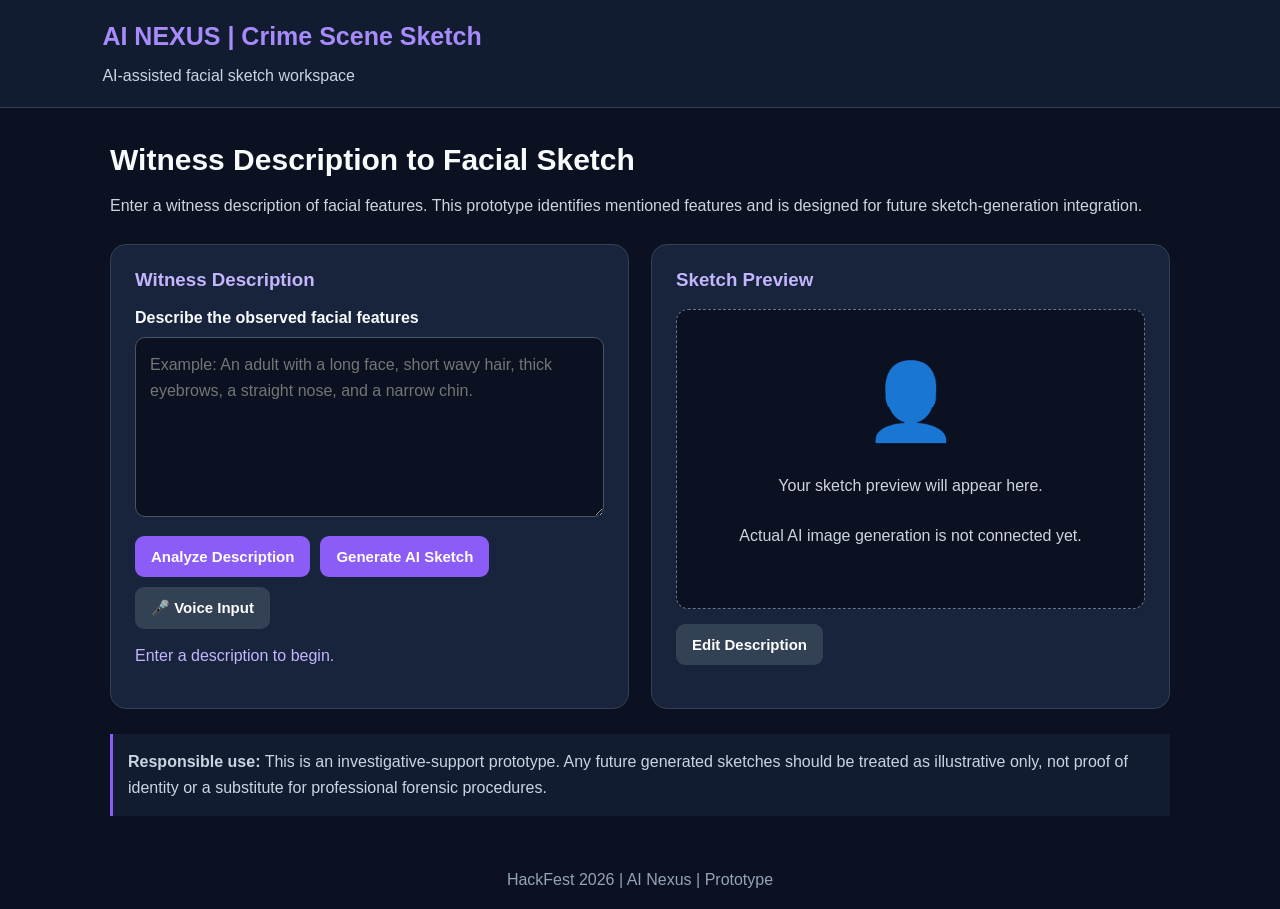
<file: AI_Crime_Sketch/index.html>
<!DOCTYPE html>
<html lang="en">
<head>
    <meta charset="UTF-8">
    <meta name="viewport" content="width=device-width, initial-scale=1.0">
    <title>AI Crime Scene Sketch Generator</title>
    <link rel="stylesheet" href="css/style.css">

    <style>
        * {
            box-sizing: border-box;
        }

        body {
            margin: 0;
            font-family: Arial, sans-serif;
            background: #0b1120;
            color: #f8fafc;
        }

        header {
            padding: 22px 8%;
            background: #111c31;
            border-bottom: 1px solid #334155;
        }

        header h1 {
            margin: 0;
            color: #a78bfa;
            font-size: 25px;
        }

        header p {
            margin-bottom: 0;
            color: #cbd5e1;
        }

        main {
            max-width: 1100px;
            margin: 35px auto;
            padding: 0 20px;
        }

        .intro {
            margin-bottom: 25px;
        }

        .intro h2 {
            font-size: 30px;
            margin-bottom: 10px;
        }

        .intro p {
            color: #cbd5e1;
            line-height: 1.6;
        }

        .workspace {
            display: grid;
            grid-template-columns: 1fr 1fr;
            gap: 22px;
        }

        .panel {
            background: #17243b;
            border: 1px solid #334155;
            border-radius: 16px;
            padding: 24px;
            min-width: 0;
        }

        .panel h3 {
            margin-top: 0;
            color: #c4b5fd;
        }

        label {
            display: block;
            margin: 18px 0 10px;
            font-weight: bold;
        }

        textarea {
            width: 100%;
            min-height: 180px;
            padding: 14px;
            border: 1px solid #475569;
            border-radius: 10px;
            background: #0b1120;
            color: white;
            font: inherit;
            line-height: 1.6;
            resize: vertical;
        }

        textarea:focus {
            outline: 2px solid #8b5cf6;
        }

        button {
            padding: 12px 16px;
            border: none;
            border-radius: 9px;
            background: #8b5cf6;
            color: white;
            font-size: 15px;
            font-weight: bold;
            cursor: pointer;
        }

        button:hover {
            background: #7c3aed;
        }

        button:disabled {
            opacity: 0.6;
            cursor: not-allowed;
        }

        .actions {
            display: flex;
            flex-wrap: wrap;
            gap: 10px;
            margin-top: 15px;
        }

        .secondary {
            background: #334155;
        }

        .secondary:hover {
            background: #475569;
        }

        .sketch-area {
            min-height: 300px;
            padding: 20px;
            display: flex;
            flex-direction: column;
            justify-content: center;
            align-items: center;
            text-align: center;
            background: #0b1120;
            border: 1px dashed #64748b;
            border-radius: 12px;
            color: #cbd5e1;
        }

        .face-icon {
            font-size: 75px;
            margin-bottom: 15px;
        }

        #message {
            margin-top: 15px;
            color: #c4b5fd;
            line-height: 1.5;
        }

        .feature-results {
            margin-top: 18px;
            padding: 16px;
            background: #111c31;
            border: 1px solid #475569;
            border-radius: 10px;
            overflow-wrap: anywhere;
        }

        .feature-results[hidden] {
            display: none;
        }

        .feature-results h4 {
            margin: 0 0 12px;
            color: #c4b5fd;
        }

        .feature-results p {
            margin: 8px 0;
            line-height: 1.5;
        }

        .note {
            margin-top: 25px;
            padding: 15px;
            border-left: 3px solid #8b5cf6;
            background: #111c31;
            color: #cbd5e1;
            line-height: 1.6;
        }

        footer {
            padding: 20px;
            text-align: center;
            color: #94a3b8;
        }

        @media (max-width: 750px) {
            .workspace {
                grid-template-columns: 1fr;
            }

            .intro h2 {
                font-size: 24px;
            }
        }
    </style>
</head>

<body>
    <header>
        <h1>AI NEXUS | Crime Scene Sketch</h1>
        <p>AI-assisted facial sketch workspace</p>
    </header>

    <main>
        <section class="intro">
            <h2>Witness Description to Facial Sketch</h2>
            <p>
                Enter a witness description of facial features.
                This prototype identifies mentioned features and
                is designed for future sketch-generation integration.
            </p>
        </section>

        <section class="workspace">
            <div class="panel">
                <h3>Witness Description</h3>

                <label for="description">
                    Describe the observed facial features
                </label>

                <textarea
                    id="description"
                    placeholder="Example: An adult with a long face, short wavy hair, thick eyebrows, a straight nose, and a narrow chin."
                ></textarea>

                <div class="actions">
                    <button id="generateBtn" type="button">
                        Analyze Description
                        
<button type="button" id="generateSketchBtn">
    Generate AI Sketch
</button>

<div id="sketchResult" hidden>
    <h2>AI-Generated Illustrative Sketch</h2>
    <img
        id="sketchImage"
        alt="AI-generated illustrative facial sketch"
        style="max-width: 100%; width: 400px; display: block;"
    >
    <p id="sketchNotice"></p>
</div>

                    </button>

                    <button id="voiceBtn" class="secondary" type="button">
                        🎤 Voice Input
                    </button>
                </div>

                <p id="message" role="status" aria-live="polite">
                    Enter a description to begin.
                </p>

                <div id="featureResults" class="feature-results" hidden>
                    <h4>Extracted Facial Features</h4>

                    <p><strong>Face shape:</strong>
                        <span id="faceShape">Not identified</span></p>

                    <p><strong>Hair:</strong>
                        <span id="hair">Not identified</span></p>

                    <p><strong>Eyes:</strong>
                        <span id="eyes">Not identified</span></p>

                    <p><strong>Eyebrows:</strong>
                        <span id="eyebrows">Not identified</span></p>

                    <p><strong>Nose:</strong>
                        <span id="nose">Not identified</span></p>

                    <p><strong>Chin:</strong>
                        <span id="chin">Not identified</span></p>

                    <p><strong>Facial hair:</strong>
                        <span id="facialHair">Not identified</span></p>
                </div>
            </div>

            <div class="panel">
                <h3>Sketch Preview</h3>

                <div class="sketch-area">
                    <div class="face-icon" aria-hidden="true">👤</div>
                    <p>Your sketch preview will appear here.</p>
                    <p>Actual AI image generation is not connected yet.</p>
                </div>

                <div class="actions">
                    <button id="editBtn" class="secondary" type="button">
                        Edit Description
                    </button>
                </div>
            </div>
        </section>

        <div class="note">
            <strong>Responsible use:</strong>
            This is an investigative-support prototype.
            Any future generated sketches should be treated as
            illustrative only, not proof of identity or a substitute
            for professional forensic procedures.
        </div>
    </main>

    <footer>
        HackFest 2026 | AI Nexus | Prototype
    </footer>

    <!-- Load the JavaScript only once. -->
    <script src="js/script.js"></script>
</body>
</html>
</file>
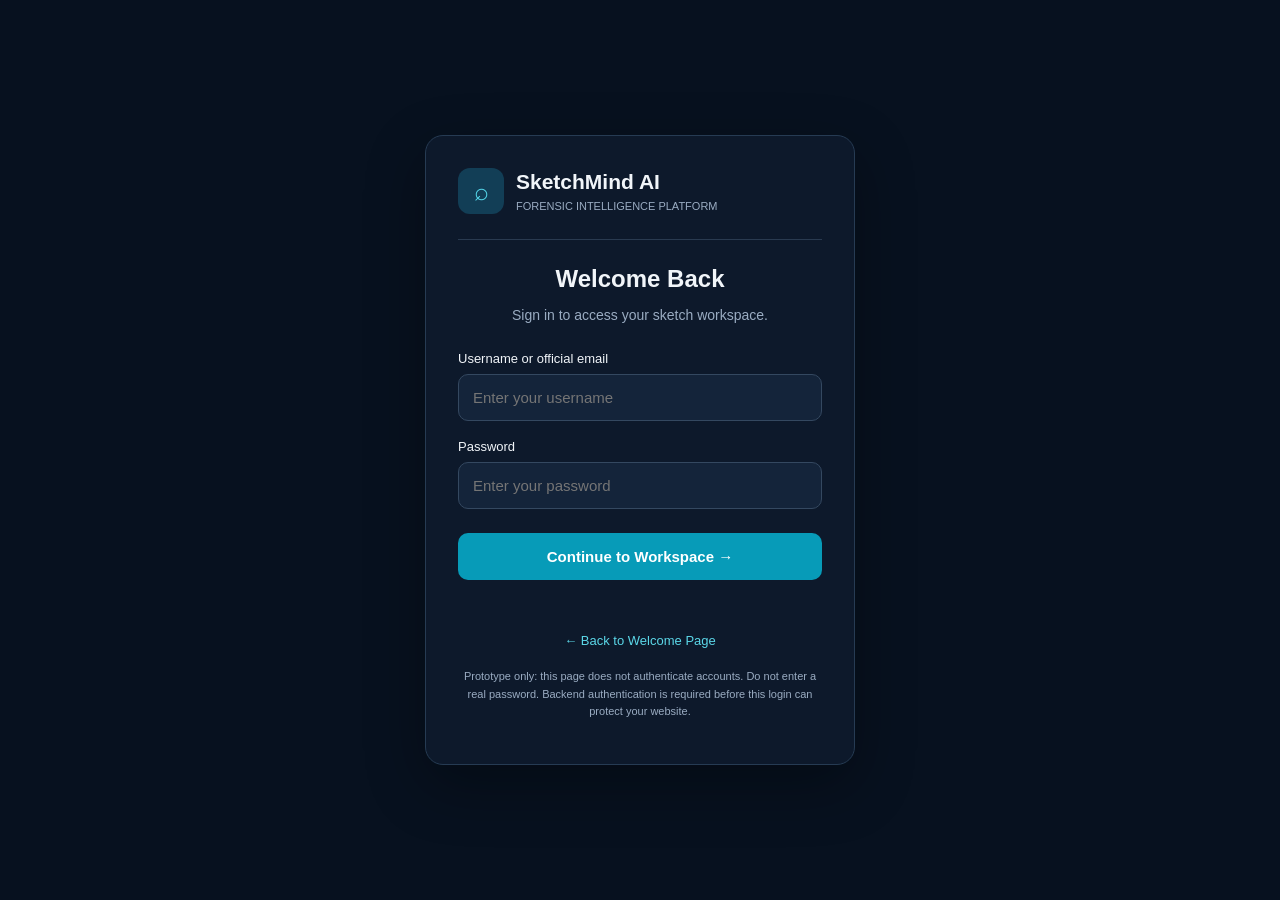
<file: AI_Crime_Sketch/login.html>
<!DOCTYPE html>
<html lang="en">
<head>
  <meta charset="UTF-8">
  <meta name="viewport" content="width=device-width, initial-scale=1.0">
  <title>Sign In | SketchMind AI</title>
  <style>
    * { box-sizing: border-box; }
    body {
      margin: 0;
      min-height: 100vh;
      display: grid;
      place-items: center;
      padding: 25px;
      font-family: Arial, sans-serif;
      color: #f1f5f9;
      background: #07111f;
    }
    .card {
      width: min(430px, 100%);
      padding: 32px;
      background: #0d192b;
      border: 1px solid #263b53;
      border-radius: 18px;
      box-shadow: 0 20px 60px #0005;
    }
    .brand { display: flex; align-items: center; gap: 12px; }
    .logo {
      width: 46px; height: 46px;
      display: grid; place-items: center;
      background: #123e56; color: #55d8eb;
      border-radius: 12px; font-size: 25px;
    }
    h1 { margin: 0; font-size: 21px; }
    .subtitle { margin: 6px 0 0; color: #9aacc2; font-size: 11px; }
    hr { border: 0; border-top: 1px solid #293a50; margin: 25px 0; }
    h2 { text-align: center; margin-bottom: 9px; }
    .intro { text-align: center; color: #9aacc2; font-size: 14px; margin-bottom: 28px; }
    label { display: block; margin: 18px 0 8px; font-size: 13px; }
    input {
      width: 100%; padding: 14px;
      border: 1px solid #344860; border-radius: 10px;
      background: #14243a; color: white; font-size: 15px;
    }
    input:focus { outline: 2px solid #0ba3bf; border-color: transparent; }
    button {
      width: 100%; margin-top: 24px; padding: 15px;
      border: 0; border-radius: 10px;
      background: #079bb8; color: white;
      font-size: 15px; font-weight: bold; cursor: pointer;
    }
    button:hover { background: #0786a0; }
    #status { min-height: 20px; font-size: 13px; line-height: 1.5; }
    .back { display: block; text-align: center; margin-top: 20px; color: #5bd7e8; text-decoration: none; font-size: 13px; }
    .warning { margin-top: 20px; color: #9aacc2; font-size: 11px; line-height: 1.6; text-align: center; }
  </style>
</head>
<body>
  <main class="card">
    <div class="brand">
      <div class="logo" aria-hidden="true">⌕</div>
      <div>
        <h1>SketchMind AI</h1>
        <p class="subtitle">FORENSIC INTELLIGENCE PLATFORM</p>
      </div>
    </div>

    <hr>

    <h2>Welcome Back</h2>
    <p class="intro">Sign in to access your sketch workspace.</p>

    <form id="loginForm">
      <label for="username">Username or official email</label>
      <input id="username" name="username" type="text"
             placeholder="Enter your username" autocomplete="username" required>

      <label for="password">Password</label>
      <input id="password" name="password" type="password"
             placeholder="Enter your password"
             autocomplete="current-password" required>

      <button type="submit">Continue to Workspace →</button>
      <p id="status" role="status" aria-live="polite"></p>
    </form>

    <a class="back" href="welcome.html">← Back to Welcome Page</a>

    <p class="warning">
      Prototype only: this page does not authenticate accounts.
      Do not enter a real password. Backend authentication is required
      before this login can protect your website.
    </p>
  </main>

  <script>
    document.getElementById("loginForm").addEventListener("submit", function (event) {
      event.preventDefault();

      const username = document.getElementById("username").value.trim();
      const password = document.getElementById("password").value;
      const status = document.getElementById("status");

      if (!username || !password.trim()) {
        status.textContent = "Please enter both fields.";
        status.style.color = "#fca5a5";
        return;
      }

      status.textContent =
        "The design is working, but real login verification has not been connected yet.";
      status.style.color = "#fbbf24";
    });
  </script>
</body>
</html>
</file>
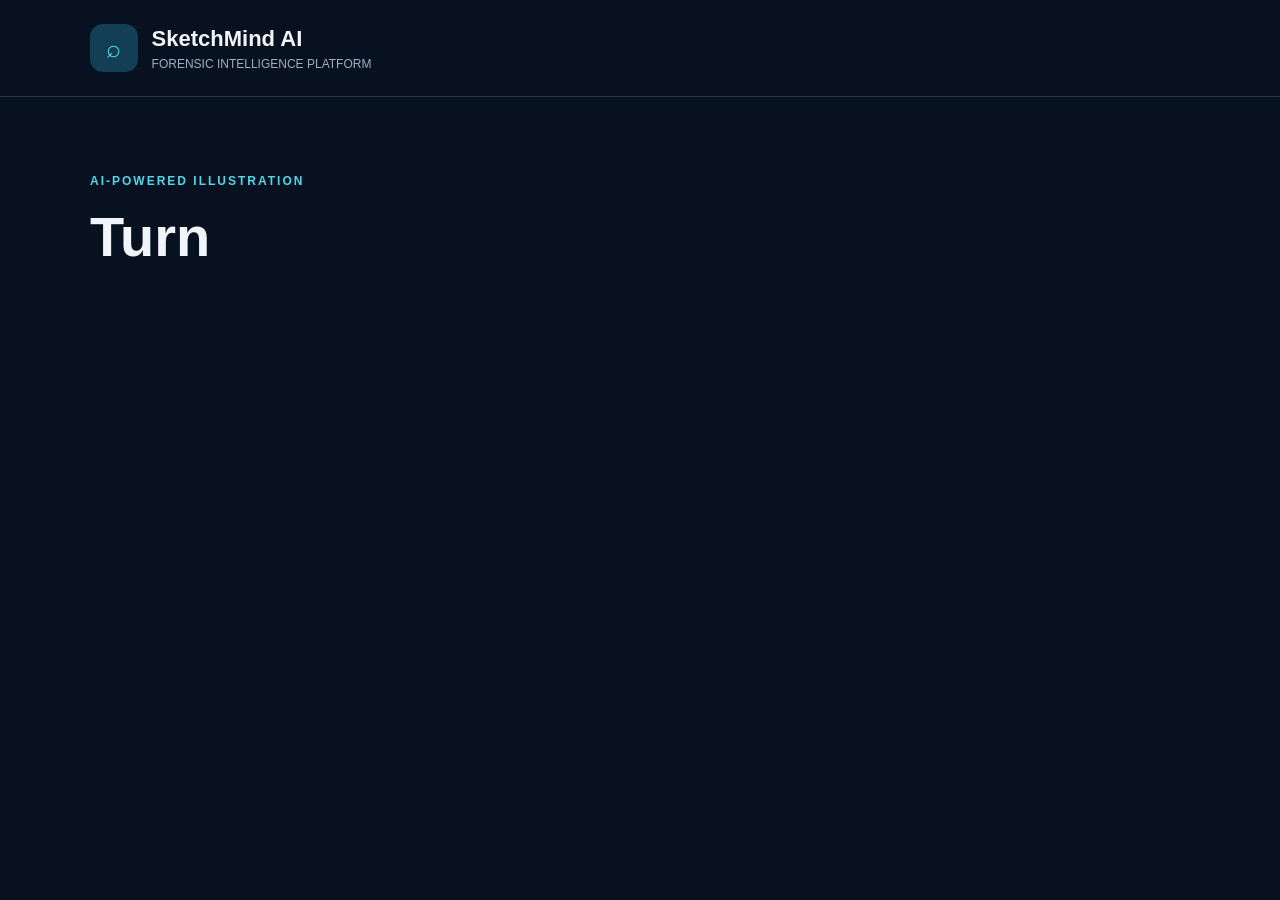
<file: AI_Crime_Sketch/welcome.html>
<!DOCTYPE html>
<html lang="en">
<head>
  <meta charset="UTF-8">
  <meta name="viewport" content="width=device-width, initial-scale=1.0">
  <title>SketchMind AI | Welcome</title>
  <style>
    * { box-sizing: border-box; }
    body {
      margin: 0;
      font-family: Arial, sans-serif;
      background: #07111f;
      color: #f1f5f9;
      min-height: 100vh;
    }
    header {
      padding: 24px 7%;
      display: flex;
      align-items: center;
      gap: 14px;
      border-bottom: 1px solid #24364b;
    }
    .logo {
      width: 48px;
      height: 48px;
      display: grid;
      place-items: center;
      border-radius: 13px;
      background: #123e56;
      color: #55d8eb;
      font-size: 25px;
    }
    header h1 { margin: 0; font-size: 22px; }
    header p { margin: 5px 0 0; color: #9fb0c4; font-size: 12px; }
    main {
      width: min(1100px, 90%);
      margin: 65px auto;
      display: grid;
      grid-template-columns: 1.1fr 0.9fr;
      gap: 50px;
      align-items: center;
    }
    .eyebrow {
      color: #50d7e9;
      letter-spacing: 2px;
      font-size: 12px;
      font-weight: bold;
    }
    h2 {
      font-size: clamp(35px, 5vw, 56px);
      line-height: 1.1;
      margin: 18px 0;
    }
    .description {
      color: #b1c0d2;
      line-height: 1.8;
      max-width: 550px;
    }
    .actions { display: flex; gap: 14px; flex-wrap: wrap; margin-top: 30px; }
    a {
      display: inline-block;
      padding: 15px 23px;
      border-radius: 9px;
      text-decoration: none;
      font-weight: bold;
    }
    .primary { background: #0899b5; color: white; }
    .secondary { border: 1px solid #40536a; color: #e2e8f0; }
    .visual {
      padding: 35px 25px;
      text-align: center;
      border: 1px solid #294158;
      border-radius: 22px;
      background: linear-gradient(145deg, #122940, #0b1728);
    }
    .visual .symbol { font-size: 100px; color: #5bd7e8; }
    .visual h3 { font-size: 24px; }
    .visual p { color: #aabbd0; line-height: 1.7; }
    .notice { color: #8fa2b9; font-size: 12px; line-height: 1.7; margin-top: 28px; }
    footer { text-align: center; color: #8193a8; padding: 20px; font-size: 12px; }
    @media (max-width: 750px) {
      main { grid-template-columns: 1fr; margin: 40px auto; gap: 30px; }
      header { padding: 20px 5%; }
    }
  </style>
</head>
<body>
  <header>
    <div class="logo" aria-hidden="true">⌕</div>
    <div>
      <h1>SketchMind AI</h1>
      <p>FORENSIC INTELLIGENCE PLATFORM</p>
    </div>
  </header>

  <main>
    <section>
      <p class="eyebrow">AI-POWERED ILLUSTRATION</p>
      <h2>Turn
</file>
<file: AI_Crime_Sketch/css/style.css>
* {
    box-sizing: border-box;
}

body {
    margin: 0;
    font-family: Arial, sans-serif;
    background: #0b1120;
    color: #f8fafc;
}

header {
    padding: 22px 8%;
    background: #111c31;
    border-bottom: 1px solid #334155;
}

header h1 {
    margin: 0;
    color: #a78bfa;
    font-size: 25px;
}

header p {
    color: #cbd5e1;
}

main {
    max-width: 1100px;
    margin: 35px auto;
    padding: 0 20px;
}

.intro {
    margin-bottom: 25px;
}

.intro h2 {
    font-size: 30px;
}

.intro p {
    color: #cbd5e1;
    line-height: 1.6;
}

.workspace {
    display: grid;
    grid-template-columns: 1fr 1fr;
    gap: 22px;
}

.panel {
    background: #17243b;
    border: 1px solid #334155;
    border-radius: 16px;
    padding: 24px;
}

.panel h3 {
    color: #c4b5fd;
    margin-top: 0;
}

label {
    display: block;
    margin: 18px 0 10px;
    font-weight: bold;
}

textarea {
    width: 100%;
    min-height: 180px;
    padding: 14px;
    border: 1px solid #475569;
    border-radius: 10px;
    background: #0b1120;
    color: white;
    font: inherit;
    line-height: 1.6;
    resize: vertical;
}

textarea:focus {
    outline: 2px solid #8b5cf6;
}

button {
    padding: 12px 16px;
    border: none;
    border-radius: 9px;
    background: #8b5cf6;
    color: white;
    font-size: 15px;
    font-weight: bold;
    cursor: pointer;
}

button:hover {
    background: #7c3aed;
}

.actions {
    display: flex;
    flex-wrap: wrap;
    gap: 10px;
    margin-top: 15px;
}

.secondary {
    background: #334155;
}

.secondary:hover {
    background: #475569;
}

.sketch-area {
    min-height: 300px;
    padding: 20px;
    display: flex;
    flex-direction: column;
    justify-content: center;
    align-items: center;
    text-align: center;
    background: #0b1120;
    border: 1px dashed #64748b;
    border-radius: 12px;
    color: #cbd5e1;
}

.face-icon {
    font-size: 75px;
    margin-bottom: 15px;
}

#message {
    margin-top: 15px;
    color: #c4b5fd;
    line-height: 1.5;
}

.note {
    margin-top: 25px;
    padding: 15px;
    border-left: 3px solid #8b5cf6;
    background: #111c31;
    color: #cbd5e1;
    line-height: 1.6;
}

footer {
    padding: 20px;
    text-align: center;
    color: #94a3b8;
}

@media (max-width: 750px) {
    .workspace {
        grid-template-columns: 1fr;
    }

    .intro h2 {
        font-size: 24px;
    }
}

.feature-results {
    margin-top: 20px;
    padding: 16px;
    background: #0b1120;
    border: 1px solid #475569;
    border-radius: 12px;
}

.feature-results h4 {
    color: #c4b5fd;
    margin-top: 0;
    font-size: 18px;
}

.feature-results p {
    color: #e2e8f0;
    line-height: 1.5;
    margin: 10px 0;
}

.feature-results strong {
    color: #a78bfa;
}

.feature-results span {
    color: #f8fafc;
}
</file>
